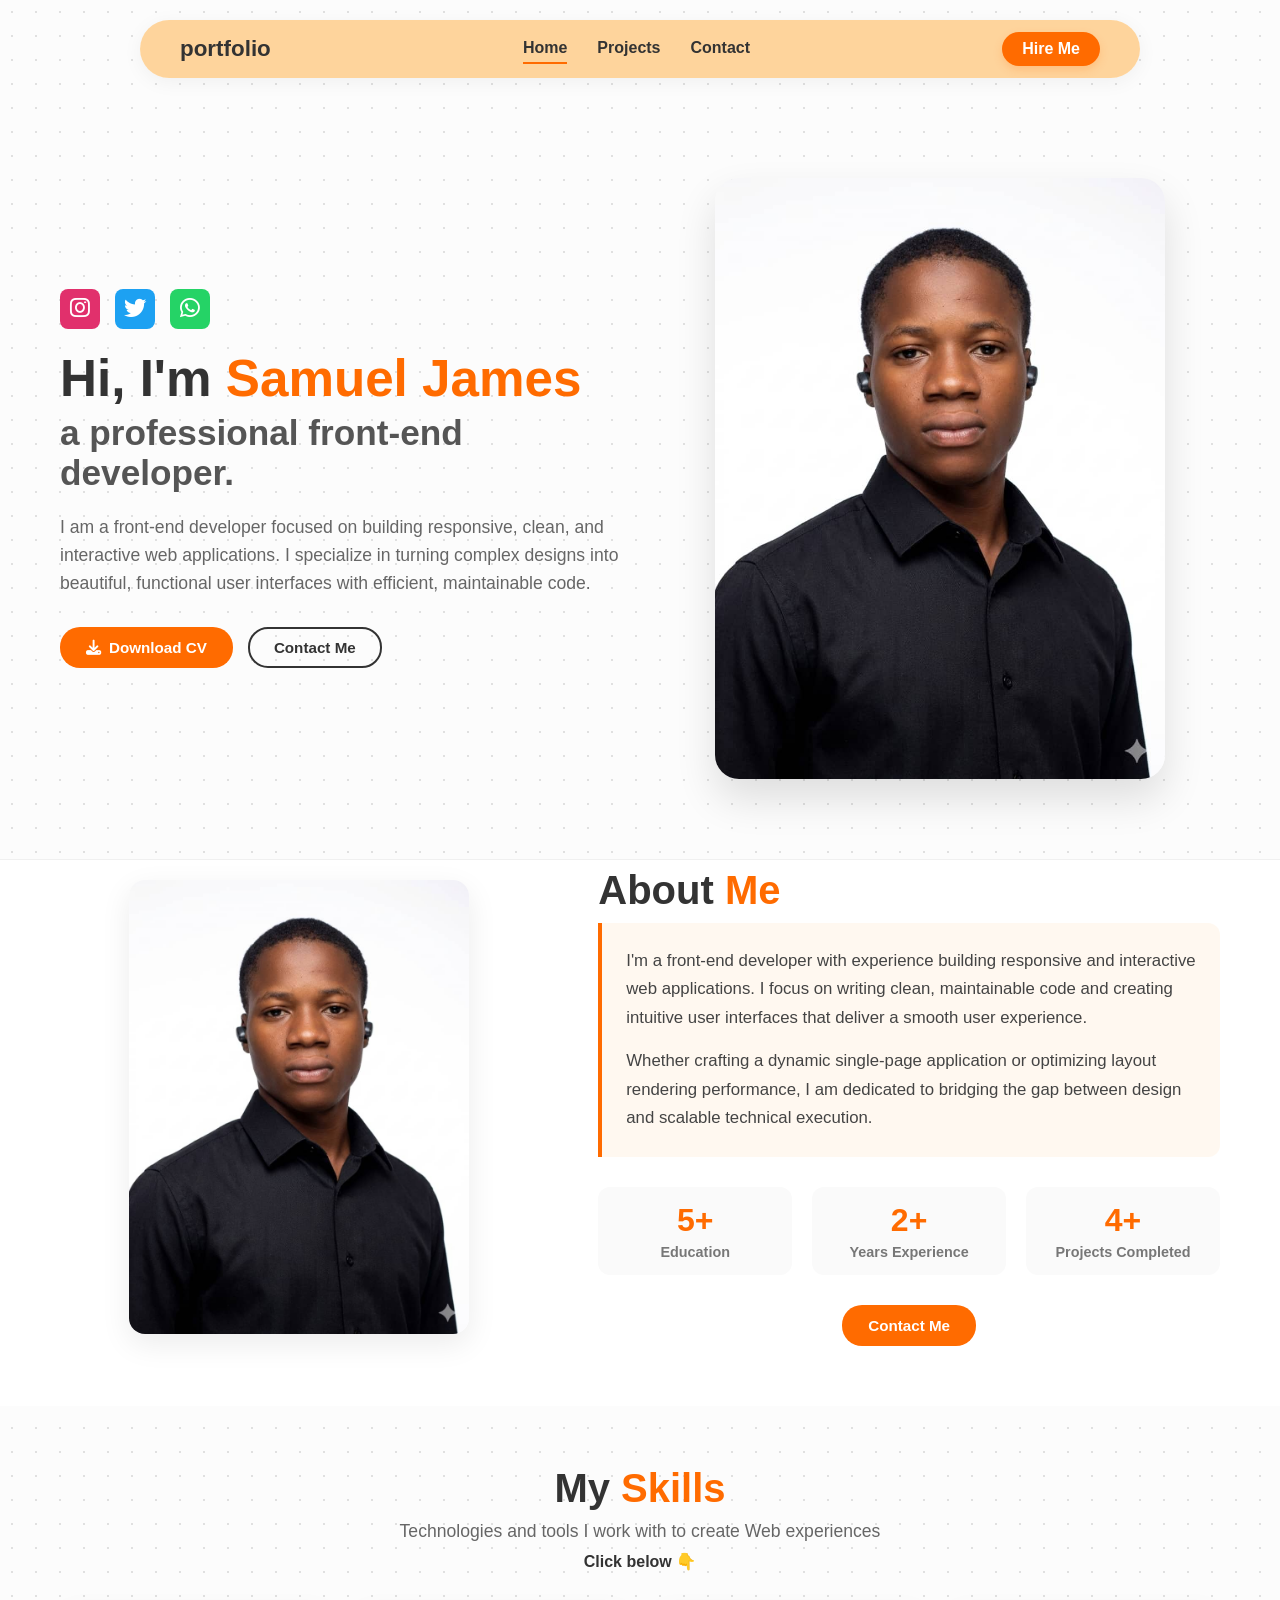
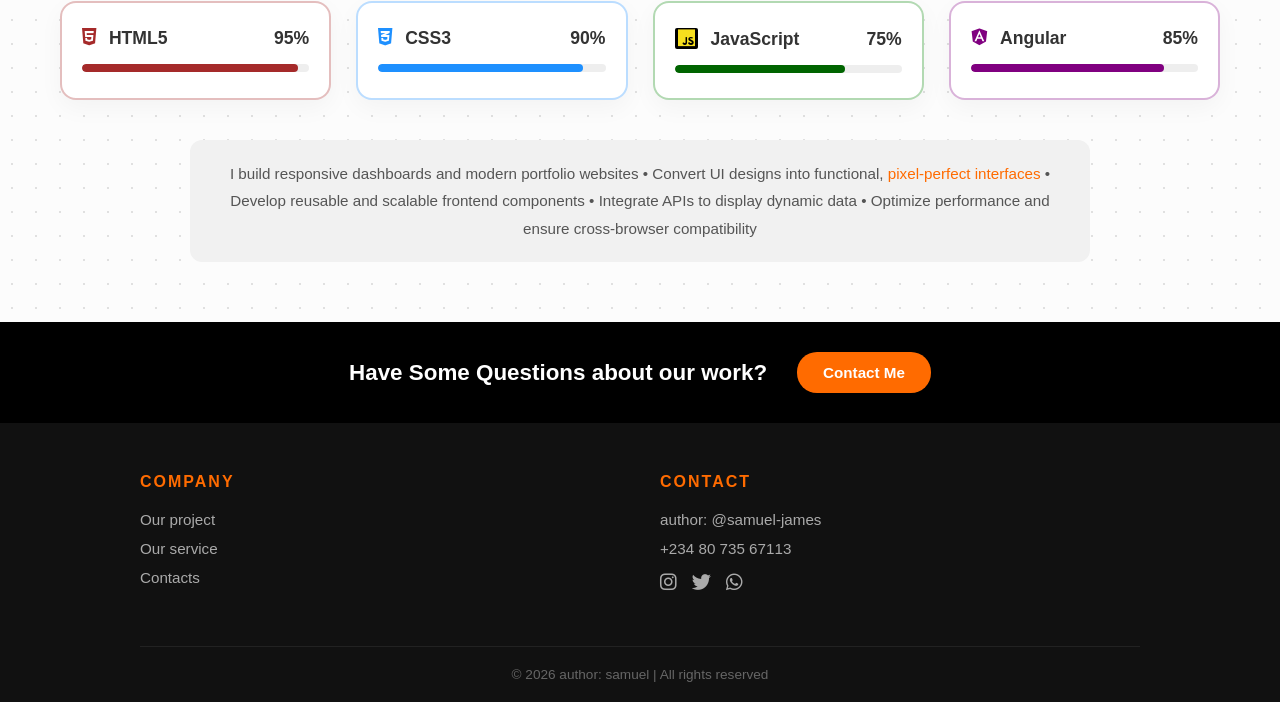
<file: index.html>
<!doctype html>
<html lang="en">
  <head>
    <meta charset="UTF-8" />
    <meta name="viewport" content="width=device-width, initial-scale=1.0" />
    <title>Samuel James | Portfolio</title>
    <link
      rel="stylesheet"
      href="https://cdnjs.cloudflare.com/ajax/libs/font-awesome/6.4.0/css/all.min.css"
    />
    <link rel="stylesheet" href="style.css" />
  </head>
  <body>
    <header class="navbar-container">
      <nav class="navbar">
        <div class="logo">portfolio</div>
        <div class="nav-links">
          <a href="#" class="active">Home</a>
          <a href="project.html">Projects</a>
          <a href="contact.html">Contact</a>
        </div>
        <a href="contact.html" class="btn-hire">Hire Me</a>
      </nav>
    </header>

    <section class="hero">
      <div class="hero-content">
        <div class="social-icons">
          <a href="#" class="icon instagram"
            ><i class="fab fa-instagram"></i
          ></a>
          <a href="https://x.com/home" class="icon twitter"><i class="fab fa-twitter"></i></a>
          <a href="https://wa.me/2348073567113" class="icon whatsapp"
            ><i class="fab fa-whatsapp"></i
          ></a>
        </div>
        <h1>Hi, I'm <span class="highlight">Samuel James</span></h1>
        <h2>a professional front-end developer.</h2>
        <p class="hero-text">
          I am a front-end developer focused on building responsive, clean, and
          interactive web applications. I specialize in turning complex designs
          into beautiful, functional user interfaces with efficient,
          maintainable code.
        </p>
        <div class="hero-buttons">
          <a href="#" class="btn btn-primary"
            ><i class="fas fa-download"></i> Download CV</a
          >
          <a href="contact.html" class="btn btn-secondary">Contact Me</a>
        </div>
      </div>
      <div class="hero-image">
        <img src="./images/image.jpg" alt="Samuel James Professional Profile" />
      </div>
    </section>

    <section class="about">
      <div class="about-container">
        <div class="about-image">
          <img src="./images/image.jpg" alt="Samuel James" />
        </div>
        <div class="about-content">
          <h2 class="section-title">About <span class="highlight">Me</span></h2>
          <div class="about-text-block">
            <p>
              I'm a front-end developer with experience building responsive and
              interactive web applications. I focus on writing clean,
              maintainable code and creating intuitive user interfaces that
              deliver a smooth user experience.
            </p>
            <p>
              Whether crafting a dynamic single-page application or optimizing
              layout rendering performance, I am dedicated to bridging the gap
              between design and scalable technical execution.
            </p>
          </div>

          <div class="stats-grid">
            <div class="stat-card">
              <h3>5+</h3>
              <p>Education</p>
            </div>
            <div class="stat-card">
              <h3>2+</h3>
              <p>Years Experience</p>
            </div>
            <div class="stat-card">
              <h3>4+</h3>
              <p>Projects Completed</p>
            </div>
          </div>
          <div class="about-action">
            <a href="contact.html" class="btn btn-primary">Contact Me</a>
          </div>
        </div>
      </div>
    </section>

    <section class="skills">
      <h2 class="section-title">My <span class="highlight">Skills</span></h2>
      <p class="section-subtitle">
        Technologies and tools I work with to create Web experiences
      </p>
      <p class="scroll-prompt">Click below <span class="arrow">👇</span></p>

      <div class="skills-grid">
        <div class="skill-card html-card">
          <div class="skill-info">
            <span class="skill-name"><i class="fab fa-html5"></i> HTML5</span>
            <span class="skill-percentage">95%</span>
          </div>
          <div class="progress-bar">
            <div class="progress" style="width: 95%"></div>
          </div>
        </div>

        <div class="skill-card css-card">
          <div class="skill-info">
            <span class="skill-name"><i class="fab fa-css3-alt"></i> CSS3</span>
            <span class="skill-percentage">90%</span>
          </div>
          <div class="progress-bar">
            <div class="progress" style="width: 90%"></div>
          </div>
        </div>

        <div class="skill-card js-card">
          <div class="skill-info">
            <span class="skill-name"><i class="fab fa-js"></i> JavaScript</span>
            <span class="skill-percentage">75%</span>
          </div>
          <div class="progress-bar">
            <div class="progress" style="width: 75%"></div>
          </div>
        </div>

        <div class="skill-card angular-card">
          <div class="skill-info">
            <span class="skill-name"
              ><i class="fab fa-angular"></i> Angular</span
            >
            <span class="skill-percentage">85%</span>
          </div>
          <div class="progress-bar">
            <div class="progress" style="width: 85%"></div>
          </div>
        </div>
      </div>

      <p class="skills-footer-text">
        I build responsive dashboards and modern portfolio websites • Convert UI
        designs into functional,
        <span class="highlight">pixel-perfect interfaces</span> • Develop
        reusable and scalable frontend components • Integrate APIs to display
        dynamic data • Optimize performance and ensure cross-browser
        compatibility
      </p>
    </section>

    <div class="cta-banner">
      <h3>Have Some Questions about our work?</h3>
      <a href="contact.html" class="btn btn-primary">Contact Me</a>
    </div>

    <footer class="footer">
      <div class="footer-content">
        <div class="footer-column">
          <h4>COMPANY</h4>
          <a href="project.html">Our project</a>
          <a href="#">Our service</a>
          <a href="contact.html">Contacts</a>
        </div>
        <div class="footer-column">
          <h4>CONTACT</h4>
          <p>author: @samuel-james</p>
          <p>+234 80 735 67113</p>
          <div class="footer-socials">
            <a href="#"><i class="fab fa-instagram"></i></a>
            <a href="https://x.com/home"><i class="fab fa-twitter"></i></a>
            <a href="https://wa.me/2348073567113"
              ><i class="fab fa-whatsapp"></i
            ></a>
          </div>
        </div>
      </div>
      <div class="footer-bottom">
        <p>&copy; 2026 author: samuel | All rights reserved</p>
      </div>
    </footer>
    <script src="script.js"></script>
  </body>
</html>
</file>
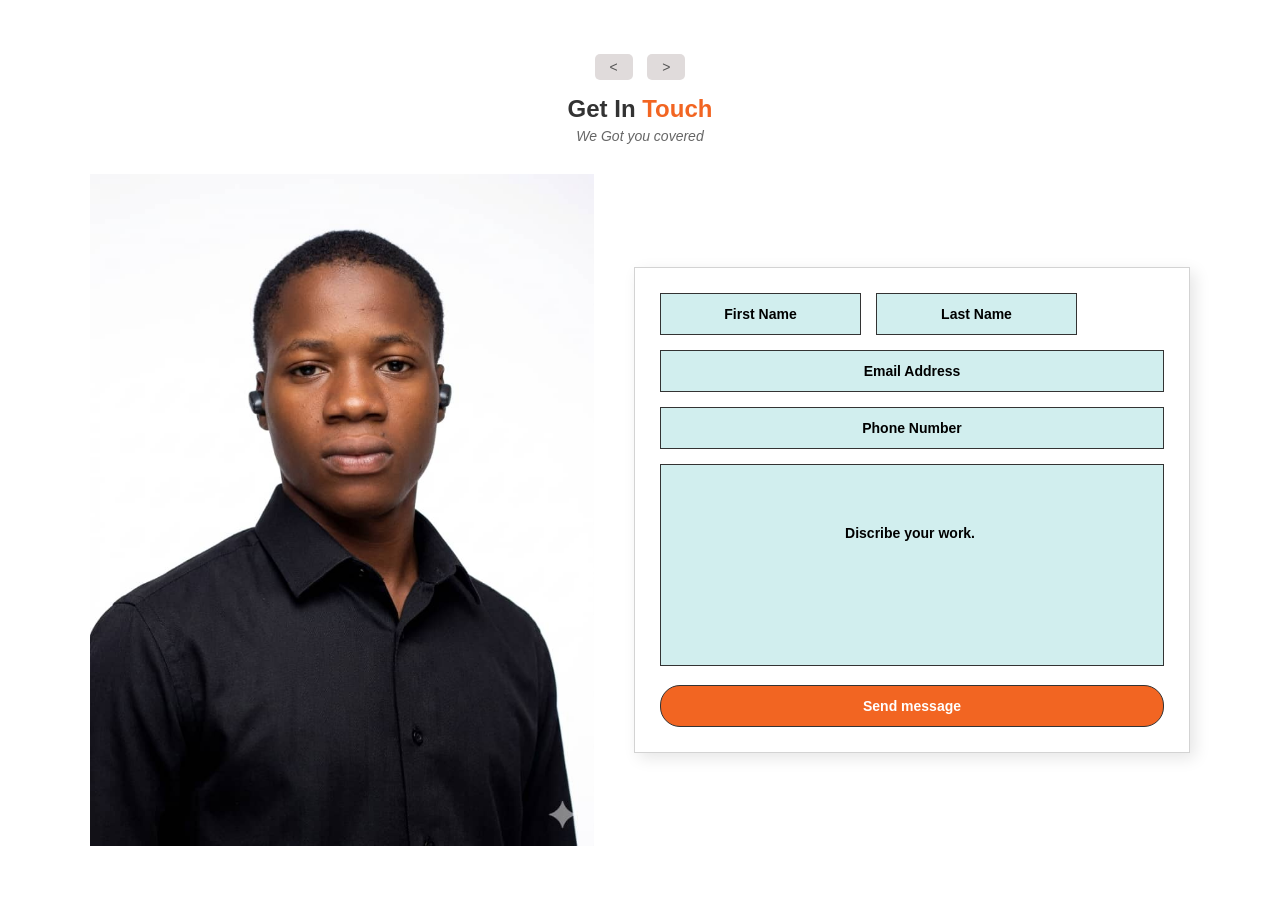
<file: contact.html>
<!doctype html>
<html lang="en">
  <head>
    <meta charset="UTF-8" />
    <meta name="viewport" content="width=device-width, initial-scale=1.0" />
    <title>Contact Section</title>
    <link rel="stylesheet" href="style copy.css" />
  </head>
  <body>
    <section class="contact-section">
      <div class="contact-header">
        <div class="nav-arrows">
          <a href="index.html"><button class="arrow-btn">&lt;</button></a>

          <button class="arrow-btn">&gt;</button>
        </div>
        <h2>Get In <span class="highlight">Touch</span></h2>
        <p>We Got you covered</p>
      </div>

      <div class="contact-container">
        <div class="contact-image">
          <img src="./images/image.jpg" alt="Character working at desk" />
        </div>

        <div class="contact-form-container">
          <form
            class="contact-form"
            action="https://formspree.io/f/mjgzzngk"
            method="post"
          >
            <div class="form-row">
              <label>
                <input
                  type="text"
                  name="firstName"
                  placeholder="First Name"
                  required
                />
              </label>

              <label>
                <input
                  type="text"
                  name="lastName"
                  placeholder="Last Name"
                  required
                />
              </label>
            </div>

            <label>
              <input
                type="email"
                name="email"
                placeholder="Email Address"
                required
              />
            </label>

            <label>
              <input type="tel" name="phone" placeholder="Phone Number" />
            </label>

            <label>
              <textarea
                name="Discribe your work."
                placeholder="Discribe your work. "
                rows="8"
                required
              ></textarea>
            </label>
            <button type="submit" class="submit-btn">Send message</button>
          </form>
        </div>
      </div>
    </section>
    <script src="./script.js"></script>
  </body>
</html>
</file>
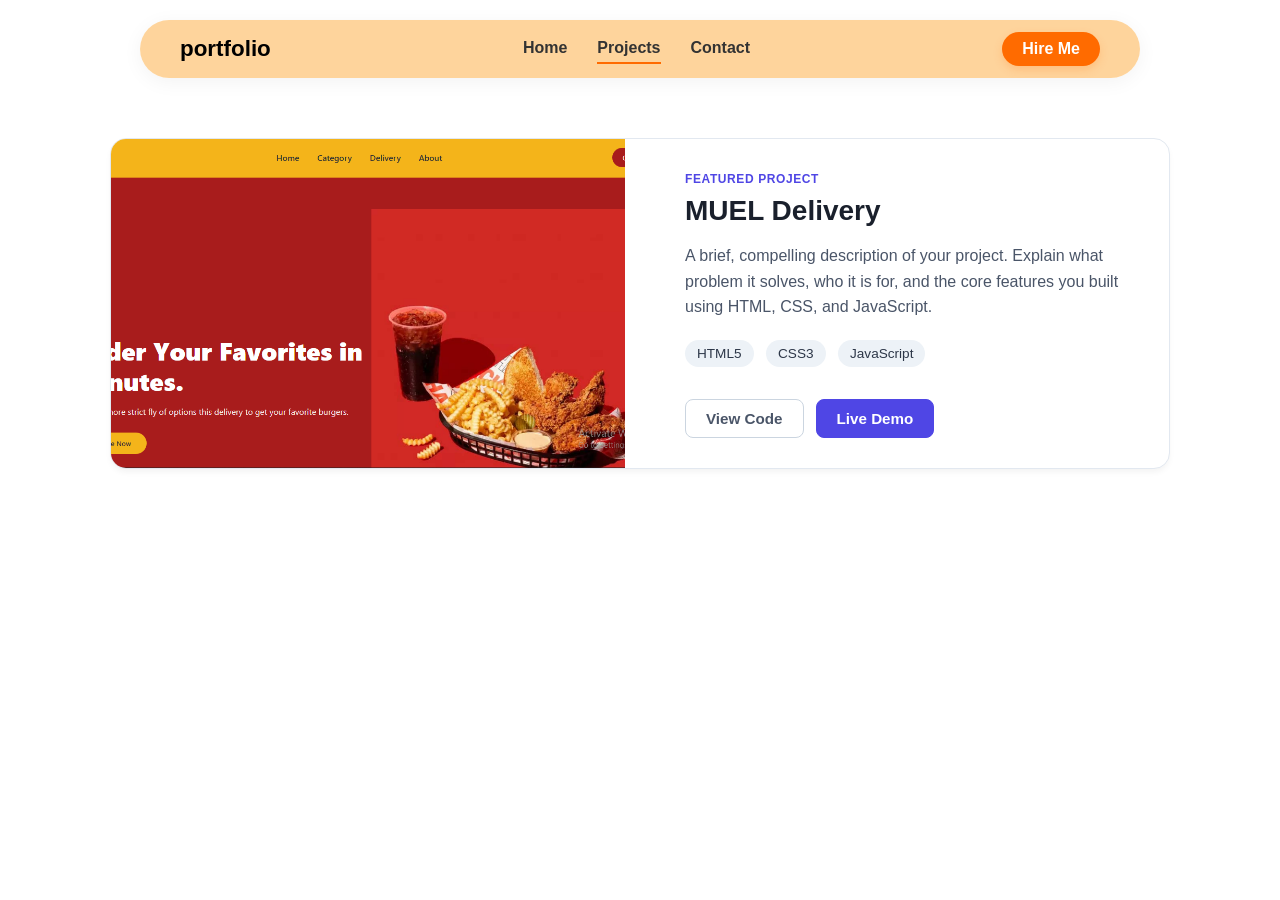
<file: project.html>
<!doctype html>
<html lang="en">
  <head>
    <meta charset="UTF-8" />
    <meta name="viewport" content="width=device-width, initial-scale=1.0" />
    <link rel="stylesheet" href="style copy 3.css" />
    <title>Document</title>
  </head>
  <body>
    <header class="navbar-container">
      <nav class="navbar">
        <div class="logo">portfolio</div>
        <div class="nav-links">
          <a href="index.html">Home</a>
          <a href="#" class="active">Projects</a>
          <a href="contact.html">Contact</a>
        </div>
        <a href="contact.html" class="btn-hire">Hire Me</a>
      </nav>
    </header>

    <section class="portfolio-container">
      <div class="project-display-card">
        <div class="project-image-container">
          <img
            src="./images/food delivery .jpg.png"
            alt="Screenshot of my web development project"
            class="project-screenshot"
          />
        </div>

        <div class="project-details-content">
          <span class="project-badge">Featured Project</span>
          <h2 class="project-display-title">MUEL Delivery</h2>

          <p class="project-display-description">
            A brief, compelling description of your project. Explain what
            problem it solves, who it is for, and the core features you built
            using HTML, CSS, and JavaScript.
          </p>

          <div class="project-tech-stack">
            <span>HTML5</span>
            <span>CSS3</span>
            <span>JavaScript</span>
          </div>

          <div class="project-action-links">
            <a
              href="https://github.com/sy2581005-ui/food-site.git"
              target="_blank"
              class="project-btn btn-code"
              >View Code</a
            >
            <a
              href="https://sy2581005-ui.github.io/food-site/"
              target="_blank"
              class="project-btn btn-live"
              >Live Demo</a
            >
          </div>
        </div>
      </div>
    </section>
  </body>
</html>
</file>
<file: style.css>
* {
    margin: 0;
    padding: 0;
    box-sizing: border-box;
    font-family: 'Segoe UI', Tahoma, Geneva, Verdana, sans-serif;
}

body {
    background-color: #fcfcfc;
    color: #333333;
    overflow-x: hidden;
    /* Clean implementation of your background pattern layout */
    background-image: radial-gradient(#e0e0e0 1px, transparent 1px);
    background-size: 24px 24px;
}

a {
    text-decoration: none;
    color: inherit;
}

.highlight {
    color: #ff6b00;
}


.btn {
    display: inline-flex;
    align-items: center;
    gap: 8px;
    padding: 10px 24px;
    border-radius: 20px;
    font-weight: 600;
    font-size: 0.95rem;
    transition: all 0.3s ease;
    border: 2px solid transparent;
}

.btn-primary {
    background-color: #ff6b00;
    color: #ffffff;
}

.btn-primary:hover {
    background-color: #e05e00;
    transform: translateY(-2px);
}

.btn-secondary {
    background-color: transparent;
    border-color: #333333;
    color: #333333;
}

.btn-secondary:hover {
    background-color: #333333;
    color: #ffffff;
    transform: translateY(-2px);
}

.section-title {
    font-size: 2.5rem;
    font-weight: 700;
    margin-bottom: 10px;
}


.navbar-container {
    width: 100%;
    padding: 20px;
    display: flex;
    justify-content: center;
    position: sticky;
    top: 0;
    z-index: 1000;
}

.navbar {
    background-color: rgba(254, 210, 151, 0.95);
    backdrop-filter: blur(5px);
    width: 90%;
    max-width: 1000px;
    padding: 12px 40px;
    border-radius: 40px;
    display: flex;
    justify-content: space-between;
    align-items: center;
    box-shadow: 0 4px 20px rgba(0, 0, 0, 0.05);
}

.navbar .logo {
    font-weight: 800;
    font-size: 1.4rem;
    text-transform: lowercase;
}

.nav-links {
    display: flex;
    gap: 30px;
}

.nav-links a {
    font-weight: 600;
    color: #333333;
    padding: 5px 0;
    transition: opacity 0.2s;
}

.nav-links a:hover, .nav-links a.active {
    border-bottom: 2px solid #ff6b00;
}

.btn-hire {
    background-color: #ff6b00;
    color: white;
    padding: 8px 20px;
    border-radius: 20px;
    font-weight: bold;
    box-shadow: 0 4px 10px rgba(255, 107, 0, 0.2);
    transition: transform 0.2s;
}

.btn-hire:hover {
    transform: scale(1.05);
}

.hero {
    max-width: 1200px;
    margin: 40px auto;
    padding: 40px 20px;
    display: grid;
    grid-template-columns: 1fr 1fr;
    gap: 40px;
    align-items: center;
}

.social-icons {
    display: flex;
    gap: 15px;
    margin-bottom: 20px;
}

.social-icons .icon {
    font-size: 1.4rem;
    width: 40px;
    height: 40px;
    border-radius: 8px;
    display: flex;
    align-items: center;
    justify-content: center;
    color: white;
    transition: transform 0.2s;
}

.icon.instagram { background: #e1306c; }
.icon.twitter { background: #1da1f2; }
.icon.whatsapp { background: #25d366; }
.social-icons .icon:hover { transform: translateY(-3px); }

.hero h1 { font-size: 3.2rem; font-weight: 800; margin-bottom: 5px; }
.hero h2 { font-size: 2.2rem; font-weight: 600; color: #555555; margin-bottom: 20px; }
.hero-text { font-size: 1.1rem; line-height: 1.6; color: #666666; margin-bottom: 30px; }
.hero-buttons { display: flex; gap: 15px; }

.hero-image img {
    width: 100%;
    max-width: 450px;
    border-radius: 24px;
    box-shadow: 0 20px 40px rgba(0,0,0,0.12);
    display: block;
    margin: 0 auto;
}


.about {
    background-color: #ffffff;
    padding: 8px 0 60px 0;
    border-top: 1px solid #f0f0f0;
}

.about-container {
    max-width: 1200px;
    margin: 0 auto;
    padding: 0 20px;
    display: grid;
    grid-template-columns: 1fr 1.3fr;
    gap: 60px;
    align-items: center;
}

.about-image img {
    width: 100%;
    max-width: 340px;
    border-radius: 16px;
    box-shadow: 0 10px 30px rgba(0,0,0,0.08);
    display: block;
    margin: 0 auto;
}


.about-text-block {
    background-color: rgba(254, 210, 151, 0.15);
    border-left: 4px solid #ff6b00;
    padding: 24px;
    border-radius: 0 12px 12px 0;
    font-size: 1.05rem;
    line-height: 1.7;
    color: #444444;
    margin-bottom: 30px;
}
.about-text-block p:not(:last-child) {
    margin-bottom: 15px;
}

.stats-grid {
    display: grid;
    grid-template-columns: repeat(3, 1fr);
    gap: 20px;
    margin-bottom: 30px;
}

.stat-card {
    text-align: center;
    padding: 15px;
    background: #fafafa;
    border-radius: 12px;
}

.stat-card h3 { font-size: 2rem; color: #ff6b00; font-weight: 700; }
.stat-card p { font-size: 0.9rem; color: #777777; font-weight: 600; margin-top: 5px; }
.about-action { display: flex; justify-content: center; }


.skills {
    max-width: 1200px;
    margin: 60px auto;
    padding: 0 20px;
    text-align: center;
}

.section-subtitle { color: #666666; font-size: 1.1rem; margin-bottom: 10px; }
.scroll-prompt { font-size: 1rem; font-weight: 600; margin-bottom: 30px; }

.skills-grid {
    display: grid;
    grid-template-columns: repeat(auto-fit, minmax(220px, 1fr));
    gap: 25px;
    margin-bottom: 40px;
}

.skill-card {
    background: white;
    padding: 25px 20px;
    border-radius: 16px;
    box-shadow: 0 8px 24px rgba(0,0,0,0.04);
    border: 2px solid transparent;
    transition: transform 0.3s, box-shadow 0.3s;
}

.skill-card:hover {
    transform: translateY(-5px);
    box-shadow: 0 12px 30px rgba(0,0,0,0.08);
}


.html-card { border-color: rgba(165, 42, 42, 0.3); }
.css-card { border-color: rgba(30, 144, 255, 0.3); }
.js-card { border-color: rgba(0, 128, 0, 0.3); }
.angular-card { border-color: rgba(128, 0, 128, 0.3); }

.skill-info {
    display: flex;
    justify-content: space-between;
    align-items: center;
    font-weight: 700;
    font-size: 1.1rem;
    margin-bottom: 15px;
}

.skill-name i { margin-right: 8px; font-size: 1.2rem; }
.html-card i { color: brown; }
.css-card i { color: dodgerblue; }
.js-card i { color: #f7df1e; background: #000; padding: 1px 3px; border-radius: 2px; }
.angular-card i { color: purple; }

.progress-bar {
    width: 100%;
    height: 8px;
    background-color: #eeeeee;
    border-radius: 4px;
    overflow: hidden;
}

.progress {
    height: 100%;
    border-radius: 4px;
}

.html-card .progress { background-color: brown; }
.css-card .progress { background-color: dodgerblue; }
.js-card .progress { background-color: darkgreen; }
.angular-card .progress { background-color: purple; }

.skills-footer-text {
    max-width: 900px;
    margin: 0 auto;
    font-size: 0.95rem;
    line-height: 1.8;
    color: #555555;
    background: #f1f1f1;
    padding: 20px;
    border-radius: 12px;
}


.cta-banner {
    background-color: #000000;
    color: white;
    padding: 30px 20px;
    display: flex;
    justify-content: center;
    align-items: center;
    gap: 30px;
    flex-wrap: wrap;
}

.cta-banner h3 { font-size: 1.4rem; font-weight: 600; }


.footer {
    background-color: #111111;
    color: #ffffff;
    padding: 50px 20px 20px 20px;
}

.footer-content {
    max-width: 1000px;
    margin: 0 auto;
    display: grid;
    grid-template-columns: 1fr 1fr;
    gap: 40px;
    border-bottom: 1px solid #222222;
    padding-bottom: 40px;
}

.footer-column h4 {
    font-size: 1rem;
    letter-spacing: 2px;
    margin-bottom: 20px;
    color: #ff6b00;
}

.footer-column a, .footer-column p {
    display: block;
    color: #aaaaaa;
    margin-bottom: 12px;
    font-size: 0.95rem;
}

.footer-column a:hover { color: #ffffff; }

.footer-socials {
    display: flex;
    gap: 15px;
    margin-top: 15px;
}

.footer-socials a {
    font-size: 1.2rem;
    color: #aaaaaa;
    transition: color 0.2s;
}

.footer-socials a:hover { color: #ff6b00; }

.footer-bottom {
    text-align: center;
    padding-top: 20px;
    color: #666666;
    font-size: 0.85rem;
}


@media (max-width: 768px) {
    .hero, .about-container, .footer-content {
        grid-template-columns: 1fr;
        text-align: center;
    }
    .hero-image { order: -1; }
    .hero-buttons, .social-icons { justify-content: center; }
    .navbar { padding: 12px 20px; }
    .nav-links { display: none; } /* Simplified for mobile breakdown */
    .cta-banner { flex-direction: column; gap: 15px; text-align: center; }
}
</file>
<file: style copy.css>
* {
    margin: 0;
    padding: 0;
    box-sizing: border-box;
    font-family: 'Arial', sans-serif;
}

body {
    background-color: #ffffff;
    display: flex;
    justify-content: center;
    align-items: center;
    min-height: 100vh;
    padding: 20px;
}

.contact-section {
    width: 100%;
    max-width: 1100px;
    margin: 0 auto;
}

.contact-header {
    text-align: center;
    margin-bottom: 30px;
}

.nav-arrows {
    margin-bottom: 15px;
}

.arrow-btn {
    background-color: #e0dbdb;
    border: none;
    border-radius: 5px;
    padding: 5px 15px;
    margin: 0 5px;
    cursor: pointer;
    font-size: 14px;
    color: #555;
}

.contact-header h2 {
    font-size: 24px;
    color: #333;
    margin-bottom: 5px;
}

.contact-header .highlight {
    color: #f26522; /
}

.contact-header p {
    font-size: 14px;
    color: #666;
    font-style: italic;
}

.contact-container {
    display: flex;
    justify-content: space-between;
    align-items: center;
    gap: 40px;
    flex-wrap: wrap; 
}

.contact-image {
    flex: 1;
    min-width: 300px;
    display: flex;
    justify-content: center;
}

.contact-image img {
    max-width: 100%;
    height: auto;
    object-fit: contain;
}

.contact-form-container {
    flex: 1;
    min-width: 350px;
    background: #ffffff;
    padding: 25px;
    border: 1px solid #d3d3d3;
    box-shadow: 5px 5px 15px rgba(0, 0, 0, 0.1);
}

.contact-form {
    display: flex;
    flex-direction: column;
    gap: 15px;
}

.form-row {
    display: flex;
    gap: 15px;
}

.form-row input {
    flex: 1;
}

input[type="text"],
input[type="email"],
input[type="tel"],
textarea {
    width: 100%;
    background-color: #d1eeee; 
    border: 1px solid #333;
    padding: 12px;
    font-size: 14px;
    color: #000;
    text-align: center; 
    outline: none;
}

input::placeholder,
textarea::placeholder {
    color: #000;
    font-weight: bold;
}

textarea {
    resize: none;
    text-align: center;
    padding-top: 60px; 
}


.submit-btn {
    background-color: #f26522; 
    color: white;
    border: 1px solid #333;
    border-radius: 20px; 
    padding: 12px;
    font-size: 14px;
    font-weight: bold;
    cursor: pointer;
    transition: background 0.2s ease;
}

.submit-btn:hover {
    background-color: #d45113;
}


@media (max-width: 768px) {
    .contact-container {
        flex-direction: column;
    }
    .form-row {
        flex-direction: column;
        gap: 15px;
    }
}
</file>
<file: style copy 3.css>
* {
    margin: 0;
    padding: 0;
    box-sizing: border-box;
    font-family: 'Segoe UI', Tahoma, Geneva, Verdana, sans-serif;
}
.portfolio-container {
  max-width: 1100px;
  margin: 40px auto;
  padding: 0 20px;
  font-family: 'Segoe UI', Tahoma, Geneva, Verdana, sans-serif;
}


.project-display-card {
  display: grid;
  grid-template-columns: 1fr; /* Default mobile layout */
  gap: 30px;
  background: #ffffff;
  border: 1px solid #e2e8f0;
  border-radius: 16px;
  overflow: hidden;
  box-shadow: 0 4px 6px -1px rgba(0, 0, 0, 0.05);
}

@media (min-width: 768px) {
  .project-display-card {
    grid-template-columns: 1fr 1fr; 
    align-items: center;
  }
}


.project-image-container {
  width: 100%;
  height: 100%;
  min-height: 250px;
  overflow: hidden;
  background: #f7fafc;
}

.project-screenshot {
  width: 100%;
  height: 100%;
  object-fit: cover; 
  display: block;
  transition: transform 0.3s ease;
}

.project-display-card:hover .project-screenshot {
  transform: scale(1.03); 
}


.project-details-content {
  padding: 30px;
}

.project-badge {
  font-size: 0.75rem;
  text-transform: uppercase;
  letter-spacing: 0.05em;
  color: #4f46e5;
  font-weight: 700;
}

.project-display-title {
  font-size: 1.75rem;
  color: #1a202c;
  margin: 8px 0 16px 0;
}

.project-display-description {
  color: #4a5568;
  line-height: 1.6;
  margin-bottom: 20px;
}


.project-tech-stack span {
  display: inline-block;
  background: #edf2f7;
  color: #2d3748;
  padding: 6px 12px;
  border-radius: 20px;
  font-size: 0.85rem;
  font-weight: 500;
  margin-right: 8px;
  margin-bottom: 8px;
}


.project-action-links {
  margin-top: 24px;
  display: flex;
  gap: 12px;
}

.project-btn {
  text-decoration: none;
  padding: 10px 20px;
  border-radius: 8px;
  font-weight: 600;
  font-size: 0.95rem;
  transition: all 0.2s ease;
}

.btn-code {
  background: transparent;
  color: #4a5568;
  border: 1px solid #cbd5e0;
}

.btn-code:hover {
  background: #f7fafc;
  color: #1a202c;
}

.btn-live {
  background: #4f46e5;
  color: #ffffff;
  border: 1px solid #4f46e5;
}

.btn-live:hover {
  background: #4338ca;
}

ody {
    background-color: #fcfcfc;
    color: #333333;
    overflow-x: hidden;
    background-image: radial-gradient(#e0e0e0 1px, transparent 1px);
    background-size: 24px 24px;
}

a {
    text-decoration: none;
    color: inherit;
}

.highlight {
    color: #ff6b00;
}


.btn {
    display: inline-flex;
    align-items: center;
    gap: 8px;
    padding: 10px 24px;
    border-radius: 20px;
    font-weight: 600;
    font-size: 0.95rem;
    transition: all 0.3s ease;
    border: 2px solid transparent;
}

.btn-primary {
    background-color: #ff6b00;
    color: #ffffff;
}

.btn-primary:hover {
    background-color: #e05e00;
    transform: translateY(-2px);
}

.btn-secondary {
    background-color: transparent;
    border-color: #333333;
    color: #333333;
}

.btn-secondary:hover {
    background-color: #333333;
    color: #ffffff;
    transform: translateY(-2px);
}

.section-title {
    font-size: 2.5rem;
    font-weight: 700;
    margin-bottom: 10px;
}


.navbar-container {
    width: 100%;
    padding: 20px;
    display: flex;
    justify-content: center;
    position: sticky;
    top: 0;
    z-index: 1000;
}

.navbar {
    background-color: rgba(254, 210, 151, 0.95);
    backdrop-filter: blur(5px);
    width: 90%;
    max-width: 1000px;
    padding: 12px 40px;
    border-radius: 40px;
    display: flex;
    justify-content: space-between;
    align-items: center;
    box-shadow: 0 4px 20px rgba(0, 0, 0, 0.05);
}

.navbar .logo {
    font-weight: 800;
    font-size: 1.4rem;
    text-transform: lowercase;
}

.nav-links {
    display: flex;
    gap: 30px;
}

.nav-links a {
    font-weight: 600;
    color: #333333;
    padding: 5px 0;
    transition: opacity 0.2s;
}

.nav-links a:hover, .nav-links a.active {
    border-bottom: 2px solid #ff6b00;
}

.btn-hire {
    background-color: #ff6b00;
    color: white;
    padding: 8px 20px;
    border-radius: 20px;
    font-weight: bold;
    box-shadow: 0 4px 10px rgba(255, 107, 0, 0.2);
    transition: transform 0.2s;
}

.btn-hire:hover {
    transform: scale(1.05);
}
</file>
